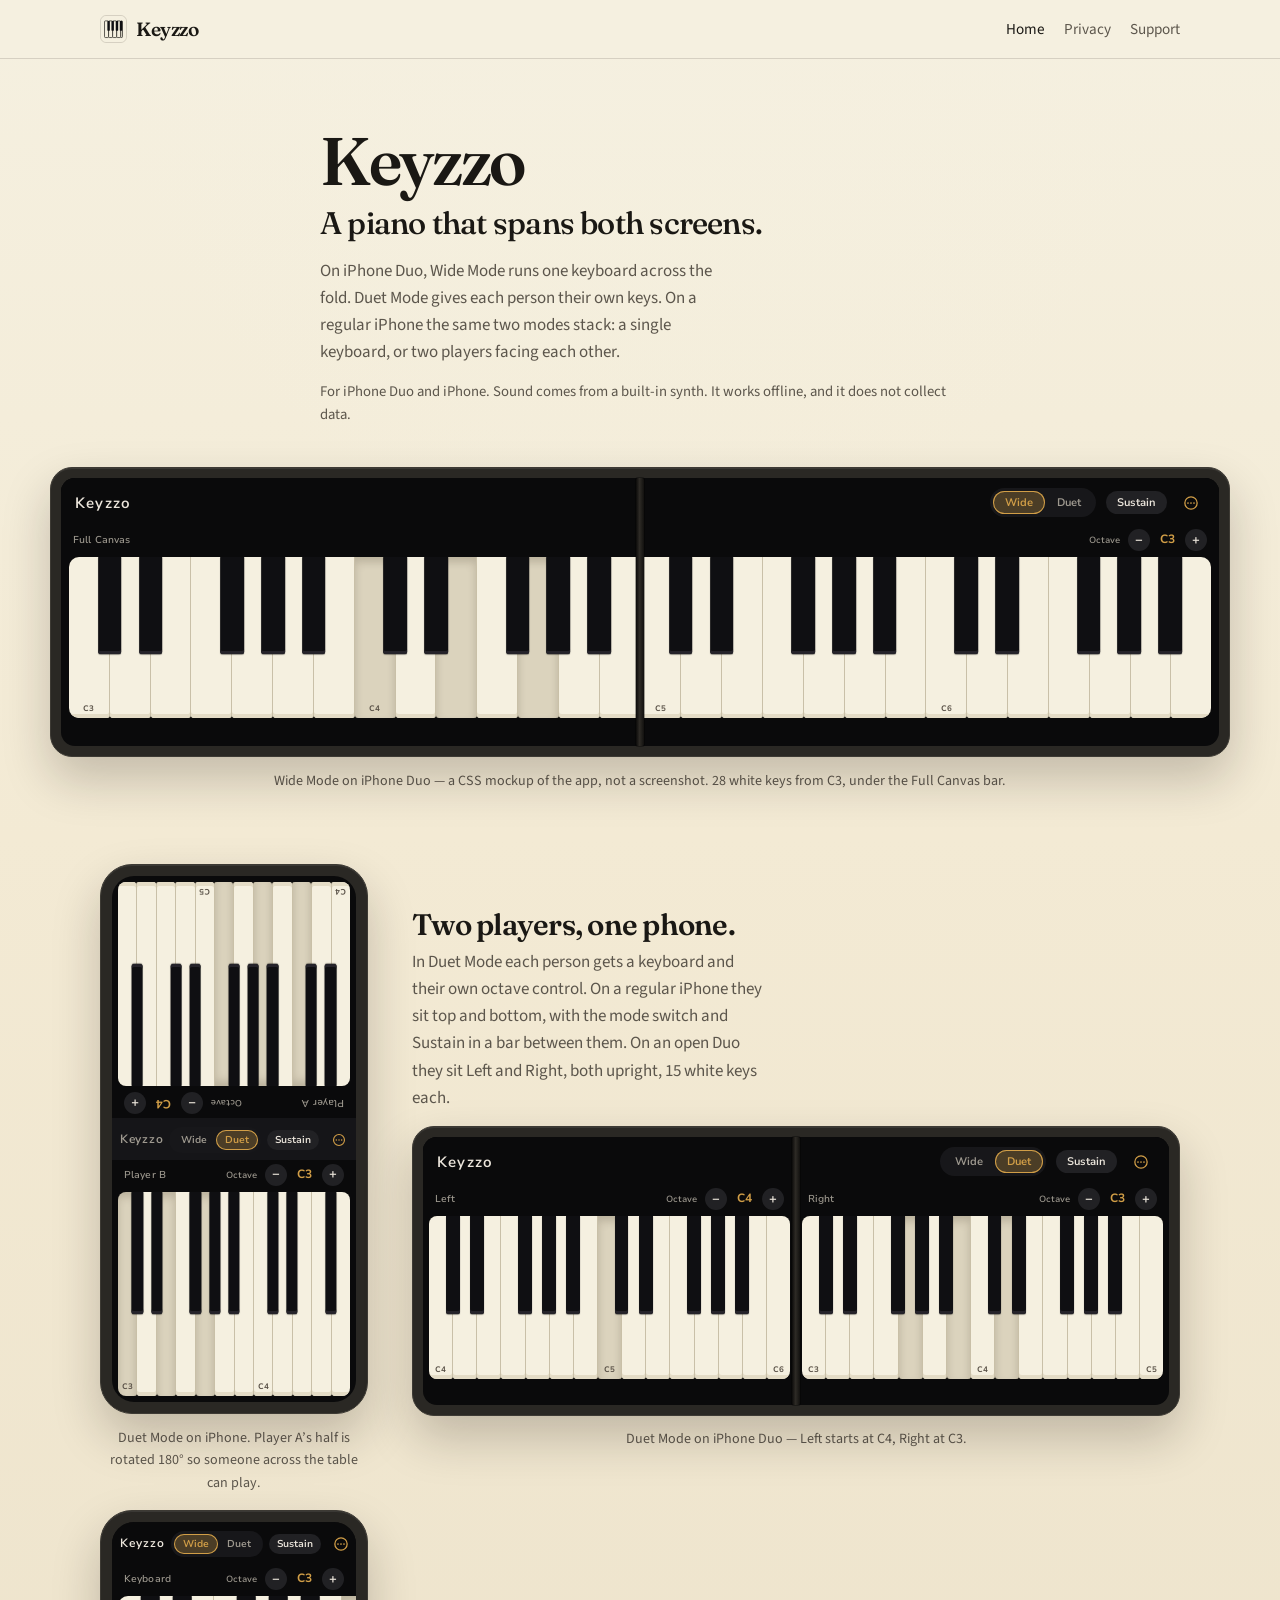
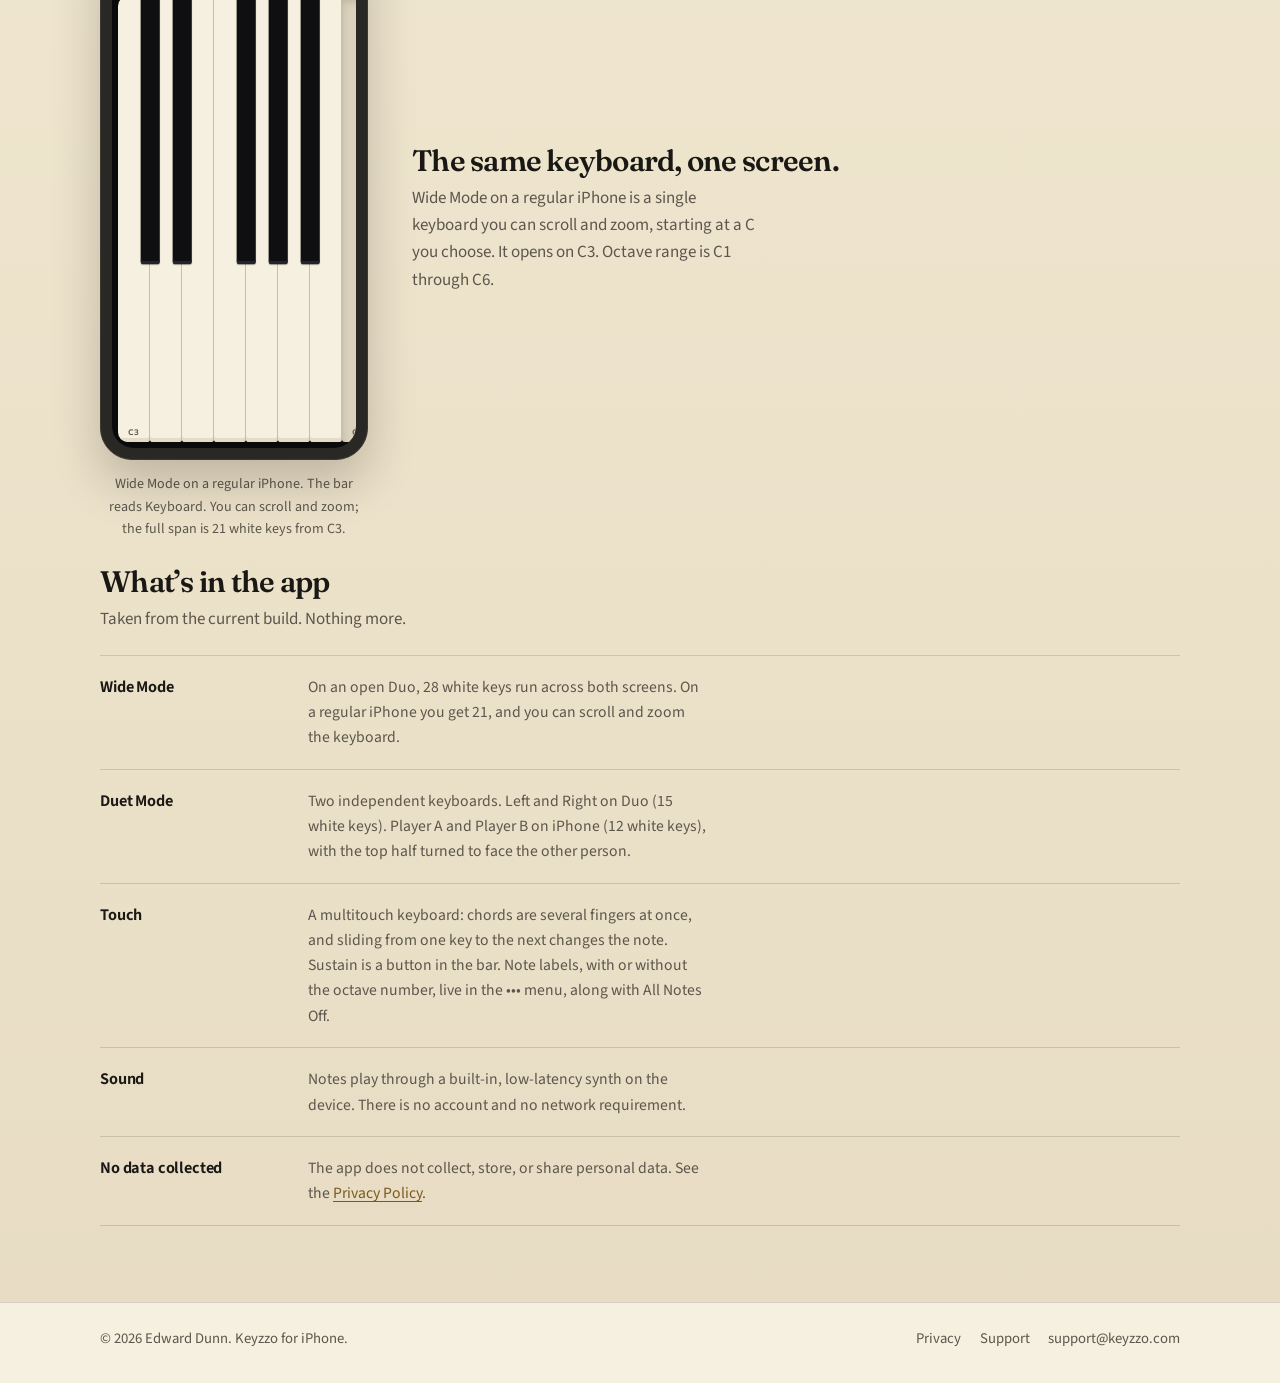
<file: index.html>
<!DOCTYPE html>
<html lang="en">
<head>
  <meta charset="utf-8">
  <meta name="viewport" content="width=device-width, initial-scale=1">
  <title>Keyzzo — a piano across both screens</title>
  <meta name="description" content="Keyzzo is a piano for iPhone Duo and iPhone. Wide Mode runs one keyboard across both screens. Duet Mode gives two players their own keys. A built-in synth, offline, with no data collected.">
  <link rel="canonical" href="https://erdtheturd.github.io/keyzzo/">
  <meta name="theme-color" content="#f3ead4">

  <meta property="og:type" content="website">
  <meta property="og:site_name" content="Keyzzo">
  <meta property="og:locale" content="en_US">
  <meta property="og:url" content="https://erdtheturd.github.io/keyzzo/">
  <meta property="og:title" content="Keyzzo — a piano across both screens">
  <meta property="og:description" content="Keyzzo is a piano for iPhone Duo and iPhone. Wide Mode runs one keyboard across both screens. Duet Mode gives two players their own keys. A built-in synth, offline, with no data collected.">
  <meta property="og:image" content="https://erdtheturd.github.io/keyzzo/assets/favicon.svg">
  <meta property="og:image:alt" content="Keyzzo mark">

  <meta name="twitter:card" content="summary">
  <meta name="twitter:title" content="Keyzzo — a piano across both screens">
  <meta name="twitter:description" content="Keyzzo is a piano for iPhone Duo and iPhone. Wide Mode runs one keyboard across both screens. Duet Mode gives two players their own keys. A built-in synth, offline, with no data collected.">
  <meta name="twitter:image" content="https://erdtheturd.github.io/keyzzo/assets/favicon.svg">

  <link rel="icon" href="assets/favicon.svg" type="image/svg+xml">
  <link rel="apple-touch-icon" href="assets/favicon.svg">
  <link rel="preconnect" href="https://fonts.googleapis.com">
  <link rel="preconnect" href="https://fonts.gstatic.com" crossorigin>
  <link href="https://fonts.googleapis.com/css2?family=Fraunces:opsz,SOFT,wght@9..144,30,500;9..144,40,600;9..144,50,700&family=Nunito+Sans:opsz,wght@6..12,500;6..12,600;6..12,700&family=Source+Sans+3:ital,wght@0,400;0,500;0,600;0,700;1,400&display=swap" rel="stylesheet">
  <link rel="stylesheet" href="assets/styles.css">
</head>
<body>
  <a class="skip" href="#main">Skip to content</a>

  <header class="site-header">
    <nav class="nav" aria-label="Primary">
      <a class="brand" href="./" aria-current="page">
        <img class="brand-mark" src="assets/favicon.svg" width="28" height="28" alt="">
        <span>Keyzzo</span>
      </a>
      <ul class="nav-links">
        <li><a href="./" aria-current="page">Home</a></li>
        <li><a href="privacy.html">Privacy</a></li>
        <li><a href="support.html">Support</a></li>
      </ul>
    </nav>
  </header>

  <main id="main">
    <section class="hero">
      <div class="wrap hero-copy">
        <p class="wordmark">Keyzzo</p>
        <h1>A piano that spans both screens.</h1>
        <p class="lede">On iPhone Duo, Wide Mode runs one keyboard across the fold. Duet Mode gives each person their own keys. On a regular iPhone the same two modes stack: a single keyboard, or two players facing each other.</p>
        <p class="device-note">For iPhone Duo and iPhone. Sound comes from a built-in synth. It works offline, and it does not collect data.</p>
      </div>
    </section>

    <section class="showcase" aria-label="Wide Mode on iPhone Duo">
      <div class="wrap-wide">
        <figure class="device">
          <div class="device-frame duo">
            <div class="screen-clip">
              
      <div class="app-screen">
        <div class="app-chrome">
          <span class="app-wordmark wordmark-lg">Keyzzo</span>
          <div class="mode-picker"><span class="mode-pill is-on">Wide</span><span class="mode-pill">Duet</span></div>
          <span class="sustain">Sustain</span>
          <span class="opts" aria-hidden="true">
            <svg viewBox="0 0 24 24" width="18" height="18"><circle cx="12" cy="12" r="8.2" fill="none" stroke="currentColor" stroke-width="1.7"/><circle cx="8" cy="12" r="1.15" fill="currentColor"/><circle cx="12" cy="12" r="1.15" fill="currentColor"/><circle cx="16" cy="12" r="1.15" fill="currentColor"/></svg>
          </span>
        </div>
        <div class="octave-bar">
          <span class="ob-title">Full Canvas</span>
          <span class="ob-spacer"></span>
          <span class="ob-label">Octave</span>
          <span class="ob-btn" aria-hidden="true">−</span>
          <span class="ob-oct">C3</span>
          <span class="ob-btn" aria-hidden="true">+</span>
        </div>
        <div class="kb-wrap kb-wrap-wide">
          <div class="kb" style="--whites:28">
        <div class="kb-whites">
          <div class="wkey" data-note="C3"><span class="klabel klabel-c">C3</span></div>
          <div class="wkey" data-note="D3"></div>
          <div class="wkey" data-note="E3"></div>
          <div class="wkey" data-note="F3"></div>
          <div class="wkey" data-note="G3"></div>
          <div class="wkey" data-note="A3"></div>
          <div class="wkey" data-note="B3"></div>
          <div class="wkey pressed" data-note="C4"><span class="klabel klabel-c">C4</span></div>
          <div class="wkey" data-note="D4"></div>
          <div class="wkey pressed" data-note="E4"></div>
          <div class="wkey" data-note="F4"></div>
          <div class="wkey pressed" data-note="G4"></div>
          <div class="wkey" data-note="A4"></div>
          <div class="wkey" data-note="B4"></div>
          <div class="wkey" data-note="C5"><span class="klabel klabel-c">C5</span></div>
          <div class="wkey" data-note="D5"></div>
          <div class="wkey" data-note="E5"></div>
          <div class="wkey" data-note="F5"></div>
          <div class="wkey" data-note="G5"></div>
          <div class="wkey" data-note="A5"></div>
          <div class="wkey" data-note="B5"></div>
          <div class="wkey" data-note="C6"><span class="klabel klabel-c">C6</span></div>
          <div class="wkey" data-note="D6"></div>
          <div class="wkey" data-note="E6"></div>
          <div class="wkey" data-note="F6"></div>
          <div class="wkey" data-note="G6"></div>
          <div class="wkey" data-note="A6"></div>
          <div class="wkey" data-note="B6"></div>
        </div>
        <div class="bkey" data-note="C#3" style="left:3.5714%"></div>
        <div class="bkey" data-note="D#3" style="left:7.1429%"></div>
        <div class="bkey" data-note="F#3" style="left:14.2857%"></div>
        <div class="bkey" data-note="G#3" style="left:17.8571%"></div>
        <div class="bkey" data-note="A#3" style="left:21.4286%"></div>
        <div class="bkey" data-note="C#4" style="left:28.5714%"></div>
        <div class="bkey" data-note="D#4" style="left:32.1429%"></div>
        <div class="bkey" data-note="F#4" style="left:39.2857%"></div>
        <div class="bkey" data-note="G#4" style="left:42.8571%"></div>
        <div class="bkey" data-note="A#4" style="left:46.4286%"></div>
        <div class="bkey" data-note="C#5" style="left:53.5714%"></div>
        <div class="bkey" data-note="D#5" style="left:57.1429%"></div>
        <div class="bkey" data-note="F#5" style="left:64.2857%"></div>
        <div class="bkey" data-note="G#5" style="left:67.8571%"></div>
        <div class="bkey" data-note="A#5" style="left:71.4286%"></div>
        <div class="bkey" data-note="C#6" style="left:78.5714%"></div>
        <div class="bkey" data-note="D#6" style="left:82.1429%"></div>
        <div class="bkey" data-note="F#6" style="left:89.2857%"></div>
        <div class="bkey" data-note="G#6" style="left:92.8571%"></div>
        <div class="bkey" data-note="A#6" style="left:96.4286%"></div>
      </div>
        </div>
      </div>
            </div>
            <div class="hinge" aria-hidden="true"></div>
          </div>
          <figcaption class="caption">Wide Mode on iPhone Duo — a CSS mockup of the app, not a screenshot. 28 white keys from C3, under the Full Canvas bar.</figcaption>
        </figure>
      </div>
    </section>

    <section class="pair">
      <div class="wrap pair-grid">
        <figure class="device">
          <div class="device-frame phone">
            <div class="screen-clip">
              
      <div class="app-screen app-duet">
        <div class="duet-half is-rotated">
          <div class="octave-bar">
          <span class="ob-title">Player A</span>
          <span class="ob-spacer"></span>
          <span class="ob-label">Octave</span>
          <span class="ob-btn" aria-hidden="true">−</span>
          <span class="ob-oct">C4</span>
          <span class="ob-btn" aria-hidden="true">+</span>
        </div>
          <div class="kb-wrap">
            <div class="kb" style="--whites:12">
        <div class="kb-whites">
          <div class="wkey" data-note="C4"><span class="klabel klabel-c">C4</span></div>
          <div class="wkey" data-note="D4"></div>
          <div class="wkey pressed" data-note="E4"></div>
          <div class="wkey" data-note="F4"></div>
          <div class="wkey pressed" data-note="G4"></div>
          <div class="wkey" data-note="A4"></div>
          <div class="wkey pressed" data-note="B4"></div>
          <div class="wkey" data-note="C5"><span class="klabel klabel-c">C5</span></div>
          <div class="wkey" data-note="D5"></div>
          <div class="wkey" data-note="E5"></div>
          <div class="wkey" data-note="F5"></div>
          <div class="wkey" data-note="G5"></div>
        </div>
        <div class="bkey" data-note="C#4" style="left:8.3333%"></div>
        <div class="bkey" data-note="D#4" style="left:16.6667%"></div>
        <div class="bkey" data-note="F#4" style="left:33.3333%"></div>
        <div class="bkey" data-note="G#4" style="left:41.6667%"></div>
        <div class="bkey" data-note="A#4" style="left:50.0000%"></div>
        <div class="bkey" data-note="C#5" style="left:66.6667%"></div>
        <div class="bkey" data-note="D#5" style="left:75.0000%"></div>
        <div class="bkey" data-note="F#5" style="left:91.6667%"></div>
      </div>
          </div>
        </div>
        <div class="app-chrome app-chrome-bridge">
          <span class="app-wordmark wordmark-sm muted">Keyzzo</span>
          <div class="mode-picker"><span class="mode-pill">Wide</span><span class="mode-pill is-on">Duet</span></div>
          <span class="sustain">Sustain</span>
          <span class="opts" aria-hidden="true">
            <svg viewBox="0 0 24 24" width="16" height="16"><circle cx="12" cy="12" r="8.2" fill="none" stroke="currentColor" stroke-width="1.7"/><circle cx="8" cy="12" r="1.15" fill="currentColor"/><circle cx="12" cy="12" r="1.15" fill="currentColor"/><circle cx="16" cy="12" r="1.15" fill="currentColor"/></svg>
          </span>
        </div>
        <div class="duet-half">
          <div class="octave-bar">
          <span class="ob-title">Player B</span>
          <span class="ob-spacer"></span>
          <span class="ob-label">Octave</span>
          <span class="ob-btn" aria-hidden="true">−</span>
          <span class="ob-oct">C3</span>
          <span class="ob-btn" aria-hidden="true">+</span>
        </div>
          <div class="kb-wrap">
            <div class="kb" style="--whites:12">
        <div class="kb-whites">
          <div class="wkey pressed" data-note="C3"><span class="klabel klabel-c">C3</span></div>
          <div class="wkey" data-note="D3"></div>
          <div class="wkey pressed" data-note="E3"></div>
          <div class="wkey" data-note="F3"></div>
          <div class="wkey pressed" data-note="G3"></div>
          <div class="wkey" data-note="A3"></div>
          <div class="wkey" data-note="B3"></div>
          <div class="wkey" data-note="C4"><span class="klabel klabel-c">C4</span></div>
          <div class="wkey" data-note="D4"></div>
          <div class="wkey" data-note="E4"></div>
          <div class="wkey" data-note="F4"></div>
          <div class="wkey" data-note="G4"></div>
        </div>
        <div class="bkey" data-note="C#3" style="left:8.3333%"></div>
        <div class="bkey" data-note="D#3" style="left:16.6667%"></div>
        <div class="bkey" data-note="F#3" style="left:33.3333%"></div>
        <div class="bkey" data-note="G#3" style="left:41.6667%"></div>
        <div class="bkey" data-note="A#3" style="left:50.0000%"></div>
        <div class="bkey" data-note="C#4" style="left:66.6667%"></div>
        <div class="bkey" data-note="D#4" style="left:75.0000%"></div>
        <div class="bkey" data-note="F#4" style="left:91.6667%"></div>
      </div>
          </div>
        </div>
      </div>
            </div>
          </div>
          <figcaption class="caption">Duet Mode on iPhone. Player A’s half is rotated 180° so someone across the table can play.</figcaption>
        </figure>

        <div class="pair-copy">
          <h2>Two players, one phone.</h2>
          <p>In Duet Mode each person gets a keyboard and their own octave control. On a regular iPhone they sit top and bottom, with the mode switch and Sustain in a bar between them. On an open Duo they sit Left and Right, both upright, 15 white keys each.</p>
          <figure class="device">
            <div class="device-frame duo">
              <div class="screen-clip">
                
      <div class="app-screen">
        <div class="app-chrome">
          <span class="app-wordmark wordmark-lg">Keyzzo</span>
          <div class="mode-picker"><span class="mode-pill">Wide</span><span class="mode-pill is-on">Duet</span></div>
          <span class="sustain">Sustain</span>
          <span class="opts" aria-hidden="true">
            <svg viewBox="0 0 24 24" width="18" height="18"><circle cx="12" cy="12" r="8.2" fill="none" stroke="currentColor" stroke-width="1.7"/><circle cx="8" cy="12" r="1.15" fill="currentColor"/><circle cx="12" cy="12" r="1.15" fill="currentColor"/><circle cx="16" cy="12" r="1.15" fill="currentColor"/></svg>
          </span>
        </div>
        <div class="duet-sidebyside">
          <div class="duet-half">
            <div class="octave-bar">
          <span class="ob-title">Left</span>
          <span class="ob-spacer"></span>
          <span class="ob-label">Octave</span>
          <span class="ob-btn" aria-hidden="true">−</span>
          <span class="ob-oct">C4</span>
          <span class="ob-btn" aria-hidden="true">+</span>
        </div>
            <div class="kb-wrap">
              <div class="kb" style="--whites:15">
        <div class="kb-whites">
          <div class="wkey" data-note="C4"><span class="klabel klabel-c">C4</span></div>
          <div class="wkey" data-note="D4"></div>
          <div class="wkey" data-note="E4"></div>
          <div class="wkey" data-note="F4"></div>
          <div class="wkey" data-note="G4"></div>
          <div class="wkey" data-note="A4"></div>
          <div class="wkey" data-note="B4"></div>
          <div class="wkey pressed" data-note="C5"><span class="klabel klabel-c">C5</span></div>
          <div class="wkey" data-note="D5"></div>
          <div class="wkey" data-note="E5"></div>
          <div class="wkey" data-note="F5"></div>
          <div class="wkey" data-note="G5"></div>
          <div class="wkey" data-note="A5"></div>
          <div class="wkey" data-note="B5"></div>
          <div class="wkey" data-note="C6"><span class="klabel klabel-c">C6</span></div>
        </div>
        <div class="bkey" data-note="C#4" style="left:6.6667%"></div>
        <div class="bkey" data-note="D#4" style="left:13.3333%"></div>
        <div class="bkey" data-note="F#4" style="left:26.6667%"></div>
        <div class="bkey" data-note="G#4" style="left:33.3333%"></div>
        <div class="bkey" data-note="A#4" style="left:40.0000%"></div>
        <div class="bkey" data-note="C#5" style="left:53.3333%"></div>
        <div class="bkey" data-note="D#5" style="left:60.0000%"></div>
        <div class="bkey" data-note="F#5" style="left:73.3333%"></div>
        <div class="bkey" data-note="G#5" style="left:80.0000%"></div>
        <div class="bkey" data-note="A#5" style="left:86.6667%"></div>
      </div>
            </div>
          </div>
          <div class="duet-half">
            <div class="octave-bar">
          <span class="ob-title">Right</span>
          <span class="ob-spacer"></span>
          <span class="ob-label">Octave</span>
          <span class="ob-btn" aria-hidden="true">−</span>
          <span class="ob-oct">C3</span>
          <span class="ob-btn" aria-hidden="true">+</span>
        </div>
            <div class="kb-wrap">
              <div class="kb" style="--whites:15">
        <div class="kb-whites">
          <div class="wkey" data-note="C3"><span class="klabel klabel-c">C3</span></div>
          <div class="wkey" data-note="D3"></div>
          <div class="wkey" data-note="E3"></div>
          <div class="wkey" data-note="F3"></div>
          <div class="wkey pressed" data-note="G3"></div>
          <div class="wkey" data-note="A3"></div>
          <div class="wkey pressed" data-note="B3"></div>
          <div class="wkey" data-note="C4"><span class="klabel klabel-c">C4</span></div>
          <div class="wkey pressed" data-note="D4"></div>
          <div class="wkey" data-note="E4"></div>
          <div class="wkey" data-note="F4"></div>
          <div class="wkey" data-note="G4"></div>
          <div class="wkey" data-note="A4"></div>
          <div class="wkey" data-note="B4"></div>
          <div class="wkey" data-note="C5"><span class="klabel klabel-c">C5</span></div>
        </div>
        <div class="bkey" data-note="C#3" style="left:6.6667%"></div>
        <div class="bkey" data-note="D#3" style="left:13.3333%"></div>
        <div class="bkey" data-note="F#3" style="left:26.6667%"></div>
        <div class="bkey" data-note="G#3" style="left:33.3333%"></div>
        <div class="bkey" data-note="A#3" style="left:40.0000%"></div>
        <div class="bkey" data-note="C#4" style="left:53.3333%"></div>
        <div class="bkey" data-note="D#4" style="left:60.0000%"></div>
        <div class="bkey" data-note="F#4" style="left:73.3333%"></div>
        <div class="bkey" data-note="G#4" style="left:80.0000%"></div>
        <div class="bkey" data-note="A#4" style="left:86.6667%"></div>
      </div>
            </div>
          </div>
        </div>
      </div>
              </div>
              <div class="hinge" aria-hidden="true"></div>
            </div>
            <figcaption class="caption">Duet Mode on iPhone Duo — Left starts at C4, Right at C3.</figcaption>
          </figure>
        </div>
      </div>
    </section>

    <section class="pair" style="padding-top:0">
      <div class="wrap pair-grid">
        <figure class="device">
          <div class="device-frame phone">
            <div class="screen-clip">
              
      <div class="app-screen">
        <div class="app-chrome">
          <span class="app-wordmark wordmark-sm">Keyzzo</span>
          <div class="mode-picker"><span class="mode-pill is-on">Wide</span><span class="mode-pill">Duet</span></div>
          <span class="sustain">Sustain</span>
          <span class="opts" aria-hidden="true">
            <svg viewBox="0 0 24 24" width="18" height="18"><circle cx="12" cy="12" r="8.2" fill="none" stroke="currentColor" stroke-width="1.7"/><circle cx="8" cy="12" r="1.15" fill="currentColor"/><circle cx="12" cy="12" r="1.15" fill="currentColor"/><circle cx="16" cy="12" r="1.15" fill="currentColor"/></svg>
          </span>
        </div>
        <div class="octave-bar">
          <span class="ob-title">Keyboard</span>
          <span class="ob-spacer"></span>
          <span class="ob-label">Octave</span>
          <span class="ob-btn" aria-hidden="true">−</span>
          <span class="ob-oct">C3</span>
          <span class="ob-btn" aria-hidden="true">+</span>
        </div>
        <div class="kb-wrap kb-scroll">
          <div class="kb" style="--whites:21">
        <div class="kb-whites">
          <div class="wkey" data-note="C3"><span class="klabel klabel-c">C3</span></div>
          <div class="wkey" data-note="D3"></div>
          <div class="wkey" data-note="E3"></div>
          <div class="wkey" data-note="F3"></div>
          <div class="wkey" data-note="G3"></div>
          <div class="wkey" data-note="A3"></div>
          <div class="wkey" data-note="B3"></div>
          <div class="wkey pressed" data-note="C4"><span class="klabel klabel-c">C4</span></div>
          <div class="wkey" data-note="D4"></div>
          <div class="wkey pressed" data-note="E4"></div>
          <div class="wkey" data-note="F4"></div>
          <div class="wkey pressed" data-note="G4"></div>
          <div class="wkey" data-note="A4"></div>
          <div class="wkey" data-note="B4"></div>
          <div class="wkey" data-note="C5"><span class="klabel klabel-c">C5</span></div>
          <div class="wkey" data-note="D5"></div>
          <div class="wkey" data-note="E5"></div>
          <div class="wkey" data-note="F5"></div>
          <div class="wkey" data-note="G5"></div>
          <div class="wkey" data-note="A5"></div>
          <div class="wkey" data-note="B5"></div>
        </div>
        <div class="bkey" data-note="C#3" style="left:4.7619%"></div>
        <div class="bkey" data-note="D#3" style="left:9.5238%"></div>
        <div class="bkey" data-note="F#3" style="left:19.0476%"></div>
        <div class="bkey" data-note="G#3" style="left:23.8095%"></div>
        <div class="bkey" data-note="A#3" style="left:28.5714%"></div>
        <div class="bkey" data-note="C#4" style="left:38.0952%"></div>
        <div class="bkey" data-note="D#4" style="left:42.8571%"></div>
        <div class="bkey" data-note="F#4" style="left:52.3810%"></div>
        <div class="bkey" data-note="G#4" style="left:57.1429%"></div>
        <div class="bkey" data-note="A#4" style="left:61.9048%"></div>
        <div class="bkey" data-note="C#5" style="left:71.4286%"></div>
        <div class="bkey" data-note="D#5" style="left:76.1905%"></div>
        <div class="bkey" data-note="F#5" style="left:85.7143%"></div>
        <div class="bkey" data-note="G#5" style="left:90.4762%"></div>
        <div class="bkey" data-note="A#5" style="left:95.2381%"></div>
      </div>
        </div>
      </div>
            </div>
          </div>
          <figcaption class="caption">Wide Mode on a regular iPhone. The bar reads Keyboard. You can scroll and zoom; the full span is 21 white keys from C3.</figcaption>
        </figure>
        <div class="pair-copy">
          <h2>The same keyboard, one screen.</h2>
          <p>Wide Mode on a regular iPhone is a single keyboard you can scroll and zoom, starting at a C you choose. It opens on C3. Octave range is C1 through C6.</p>
        </div>
      </div>
    </section>

    <section class="features">
      <div class="wrap">
        <div class="features-head">
          <h2>What’s in the app</h2>
          <p>Taken from the current build. Nothing more.</p>
        </div>
        <ul class="feature-list">
          <li>
            <h3>Wide Mode</h3>
            <p>On an open Duo, 28 white keys run across both screens. On a regular iPhone you get 21, and you can scroll and zoom the keyboard.</p>
          </li>
          <li>
            <h3>Duet Mode</h3>
            <p>Two independent keyboards. Left and Right on Duo (15 white keys). Player A and Player B on iPhone (12 white keys), with the top half turned to face the other person.</p>
          </li>
          <li>
            <h3>Touch</h3>
            <p>A multitouch keyboard: chords are several fingers at once, and sliding from one key to the next changes the note. Sustain is a button in the bar. Note labels, with or without the octave number, live in the ••• menu, along with All Notes Off.</p>
          </li>
          <li>
            <h3>Sound</h3>
            <p>Notes play through a built-in, low-latency synth on the device. There is no account and no network requirement.</p>
          </li>
          <li>
            <h3>No data collected</h3>
            <p>The app does not collect, store, or share personal data. See the <a href="privacy.html">Privacy Policy</a>.</p>
          </li>
        </ul>
      </div>
    </section>
  </main>

  <footer class="site-footer">
    <div class="wrap footer-inner">
      <p>&copy; 2026 Edward Dunn. Keyzzo for iPhone.</p>
      <div class="footer-links">
        <a href="privacy.html">Privacy</a>
        <a href="support.html">Support</a>
        <a href="mailto:support@keyzzo.com">support@keyzzo.com</a>
      </div>
    </div>
  </footer>
</body>
</html>
</file>
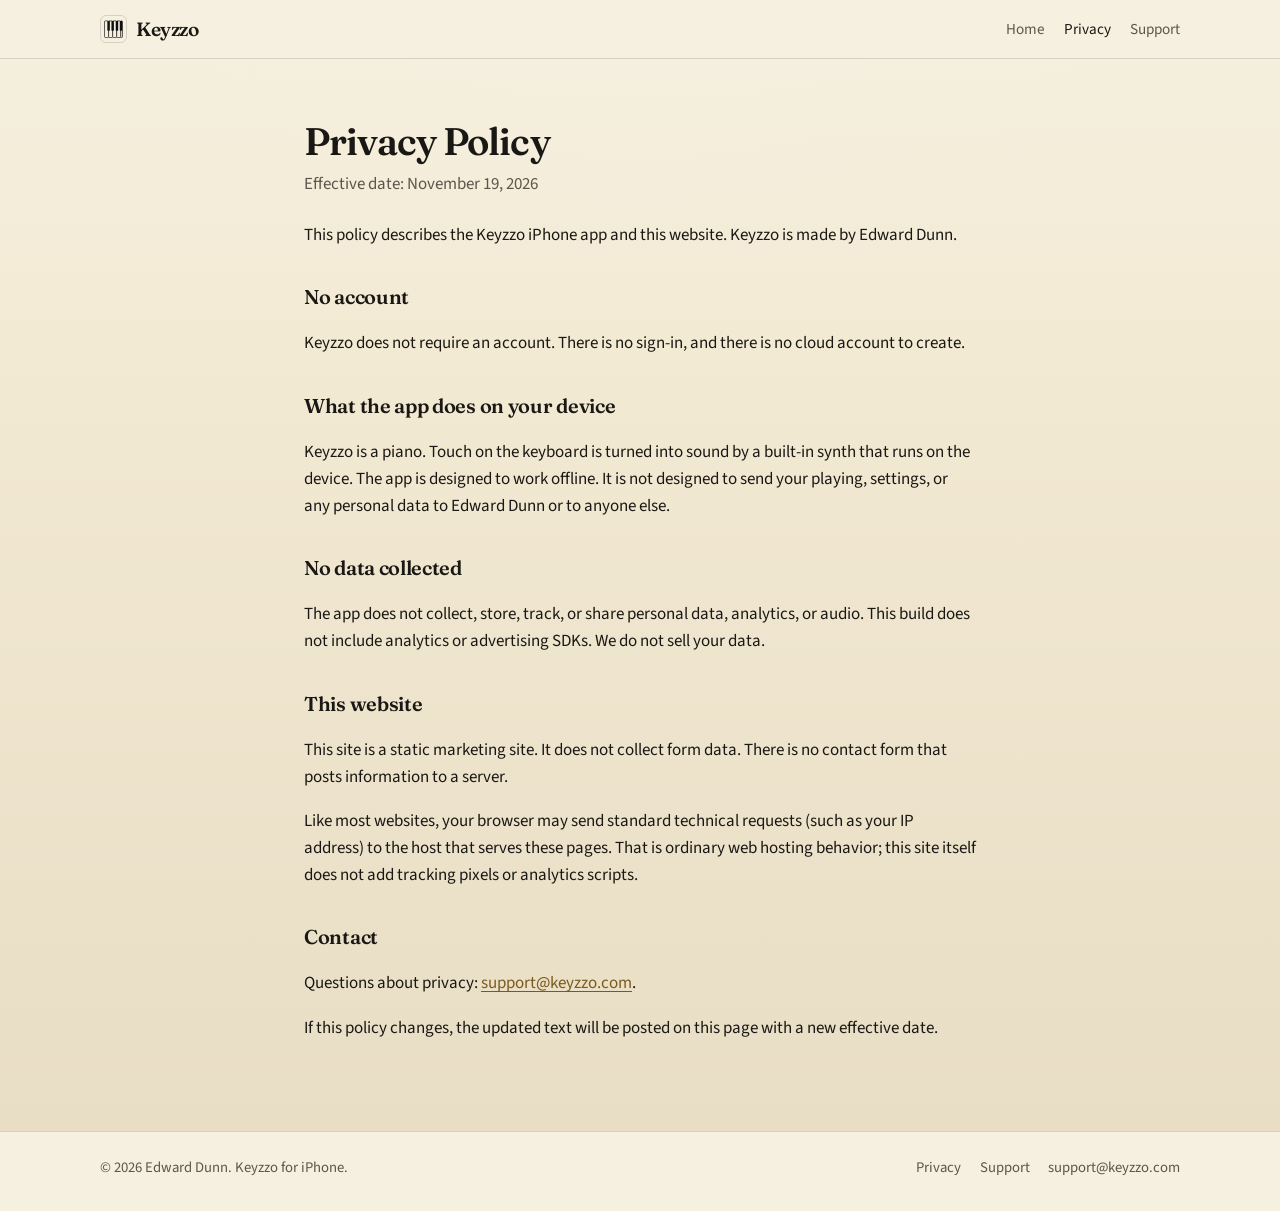
<file: privacy.html>
<!DOCTYPE html>
<html lang="en">
<head>
  <meta charset="utf-8">
  <meta name="viewport" content="width=device-width, initial-scale=1">
  <title>Privacy Policy — Keyzzo</title>
  <meta name="description" content="Keyzzo privacy policy: the app runs on your device, collects no data, and does not require an account.">
  <link rel="canonical" href="https://erdtheturd.github.io/keyzzo/privacy.html">
  <meta name="theme-color" content="#f3ead4">

  <meta property="og:type" content="website">
  <meta property="og:site_name" content="Keyzzo">
  <meta property="og:locale" content="en_US">
  <meta property="og:url" content="https://erdtheturd.github.io/keyzzo/privacy.html">
  <meta property="og:title" content="Privacy Policy — Keyzzo">
  <meta property="og:description" content="Keyzzo privacy policy: the app runs on your device, collects no data, and does not require an account.">
  <meta property="og:image" content="https://erdtheturd.github.io/keyzzo/assets/favicon.svg">
  <meta property="og:image:alt" content="Keyzzo mark">

  <meta name="twitter:card" content="summary">
  <meta name="twitter:title" content="Privacy Policy — Keyzzo">
  <meta name="twitter:description" content="Keyzzo privacy policy: the app runs on your device, collects no data, and does not require an account.">
  <meta name="twitter:image" content="https://erdtheturd.github.io/keyzzo/assets/favicon.svg">

  <link rel="icon" href="assets/favicon.svg" type="image/svg+xml">
  <link rel="apple-touch-icon" href="assets/favicon.svg">
  <link rel="preconnect" href="https://fonts.googleapis.com">
  <link rel="preconnect" href="https://fonts.gstatic.com" crossorigin>
  <link href="https://fonts.googleapis.com/css2?family=Fraunces:opsz,SOFT,wght@9..144,30,500;9..144,40,600;9..144,50,700&family=Nunito+Sans:opsz,wght@6..12,500;6..12,600;6..12,700&family=Source+Sans+3:ital,wght@0,400;0,500;0,600;0,700;1,400&display=swap" rel="stylesheet">
  <link rel="stylesheet" href="assets/styles.css">
</head>
<body>
  <a class="skip" href="#main">Skip to content</a>

  <header class="site-header">
    <nav class="nav" aria-label="Primary">
      <a class="brand" href="./">
        <img class="brand-mark" src="assets/favicon.svg" width="28" height="28" alt="">
        <span>Keyzzo</span>
      </a>
      <ul class="nav-links">
        <li><a href="./">Home</a></li>
        <li><a href="privacy.html" aria-current="page">Privacy</a></li>
        <li><a href="support.html">Support</a></li>
      </ul>
    </nav>
  </header>

  <main id="main" class="page">
    <div class="page-narrow">
      <h1>Privacy Policy</h1>
      <p class="lede">Effective date: November 19, 2026</p>

      <p>This policy describes the Keyzzo iPhone app and this website. Keyzzo is made by Edward Dunn.</p>

      <h2>No account</h2>
      <p>Keyzzo does not require an account. There is no sign-in, and there is no cloud account to create.</p>

      <h2>What the app does on your device</h2>
      <p>Keyzzo is a piano. Touch on the keyboard is turned into sound by a built-in synth that runs on the device. The app is designed to work offline. It is not designed to send your playing, settings, or any personal data to Edward Dunn or to anyone else.</p>

      <h2>No data collected</h2>
      <p>The app does not collect, store, track, or share personal data, analytics, or audio. This build does not include analytics or advertising SDKs. We do not sell your data.</p>

      <h2>This website</h2>
      <p>This site is a static marketing site. It does not collect form data. There is no contact form that posts information to a server.</p>
      <p>Like most websites, your browser may send standard technical requests (such as your IP address) to the host that serves these pages. That is ordinary web hosting behavior; this site itself does not add tracking pixels or analytics scripts.</p>

      <h2>Contact</h2>
      <p>Questions about privacy: <a href="mailto:support@keyzzo.com">support@keyzzo.com</a>.</p>
      <p>If this policy changes, the updated text will be posted on this page with a new effective date.</p>
    </div>
  </main>

  <footer class="site-footer">
    <div class="wrap footer-inner">
      <p>&copy; 2026 Edward Dunn. Keyzzo for iPhone.</p>
      <div class="footer-links">
        <a href="privacy.html">Privacy</a>
        <a href="support.html">Support</a>
        <a href="mailto:support@keyzzo.com">support@keyzzo.com</a>
      </div>
    </div>
  </footer>
</body>
</html>
</file>
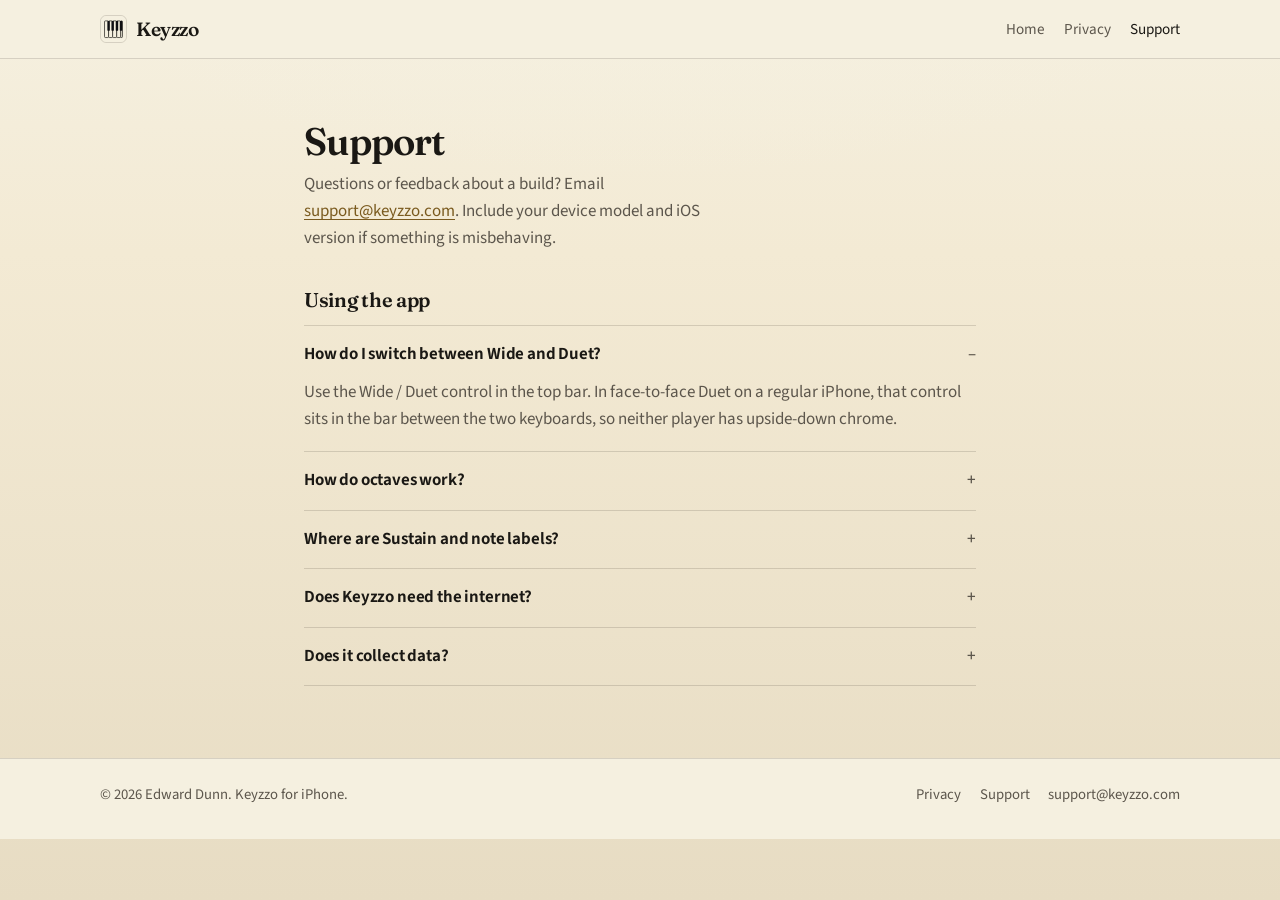
<file: support.html>
<!DOCTYPE html>
<html lang="en">
<head>
  <meta charset="utf-8">
  <meta name="viewport" content="width=device-width, initial-scale=1">
  <title>Support — Keyzzo</title>
  <meta name="description" content="Get help with Keyzzo. Email support@keyzzo.com.">
  <link rel="canonical" href="https://erdtheturd.github.io/keyzzo/support.html">
  <meta name="theme-color" content="#f3ead4">

  <meta property="og:type" content="website">
  <meta property="og:site_name" content="Keyzzo">
  <meta property="og:locale" content="en_US">
  <meta property="og:url" content="https://erdtheturd.github.io/keyzzo/support.html">
  <meta property="og:title" content="Support — Keyzzo">
  <meta property="og:description" content="Get help with Keyzzo. Email support@keyzzo.com.">
  <meta property="og:image" content="https://erdtheturd.github.io/keyzzo/assets/favicon.svg">
  <meta property="og:image:alt" content="Keyzzo mark">

  <meta name="twitter:card" content="summary">
  <meta name="twitter:title" content="Support — Keyzzo">
  <meta name="twitter:description" content="Get help with Keyzzo. Email support@keyzzo.com.">
  <meta name="twitter:image" content="https://erdtheturd.github.io/keyzzo/assets/favicon.svg">

  <link rel="icon" href="assets/favicon.svg" type="image/svg+xml">
  <link rel="apple-touch-icon" href="assets/favicon.svg">
  <link rel="preconnect" href="https://fonts.googleapis.com">
  <link rel="preconnect" href="https://fonts.gstatic.com" crossorigin>
  <link href="https://fonts.googleapis.com/css2?family=Fraunces:opsz,SOFT,wght@9..144,30,500;9..144,40,600;9..144,50,700&family=Nunito+Sans:opsz,wght@6..12,500;6..12,600;6..12,700&family=Source+Sans+3:ital,wght@0,400;0,500;0,600;0,700;1,400&display=swap" rel="stylesheet">
  <link rel="stylesheet" href="assets/styles.css">
</head>
<body>
  <a class="skip" href="#main">Skip to content</a>

  <header class="site-header">
    <nav class="nav" aria-label="Primary">
      <a class="brand" href="./">
        <img class="brand-mark" src="assets/favicon.svg" width="28" height="28" alt="">
        <span>Keyzzo</span>
      </a>
      <ul class="nav-links">
        <li><a href="./">Home</a></li>
        <li><a href="privacy.html">Privacy</a></li>
        <li><a href="support.html" aria-current="page">Support</a></li>
      </ul>
    </nav>
  </header>

  <main id="main" class="page">
    <div class="page-narrow">
      <h1>Support</h1>
      <p class="lede">Questions or feedback about a build? Email <a href="mailto:support@keyzzo.com">support@keyzzo.com</a>. Include your device model and iOS version if something is misbehaving.</p>

      <h2>Using the app</h2>
      <div class="faq">
        <details open>
          <summary>How do I switch between Wide and Duet?</summary>
          <p>Use the Wide / Duet control in the top bar. In face-to-face Duet on a regular iPhone, that control sits in the bar between the two keyboards, so neither player has upside-down chrome.</p>
        </details>
        <details>
          <summary>How do octaves work?</summary>
          <p>Each keyboard has an Octave control, from C1 to C6. Wide Mode opens on C3. In Duet Mode the top or Left keyboard opens on C4, and the bottom or Right keyboard opens on C3. The two sides are independent.</p>
        </details>
        <details>
          <summary>Where are Sustain and note labels?</summary>
          <p>Sustain is a button in the same bar as the mode switch. Note Labels and Show Octave are in the ••• menu. All Notes Off is there too, if a note gets stuck.</p>
        </details>
        <details>
          <summary>Does Keyzzo need the internet?</summary>
          <p>No. The synth runs on the device, and the app is designed to work offline.</p>
        </details>
        <details>
          <summary>Does it collect data?</summary>
          <p>No. See the <a href="privacy.html">Privacy Policy</a>.</p>
        </details>
      </div>
    </div>
  </main>

  <footer class="site-footer">
    <div class="wrap footer-inner">
      <p>&copy; 2026 Edward Dunn. Keyzzo for iPhone.</p>
      <div class="footer-links">
        <a href="privacy.html">Privacy</a>
        <a href="support.html">Support</a>
        <a href="mailto:support@keyzzo.com">support@keyzzo.com</a>
      </div>
    </div>
  </footer>
</body>
</html>
</file>
<file: assets/styles.css>
/* Keyzzo marketing site — ivory paper, ebony ink, the app's amber. */

:root {
  --ivory: #f5f0e0;
  --ivory-pressed: #dbd3bd;
  --paper: #f3ead4;
  --paper-deep: #e7dcc3;
  --ink: #1a1814;
  --muted: #5c564c;
  --line: rgba(26, 18, 12, 0.14);
  --amber: #d19e47;
  --amber-ink: #7a5a1e;
  --amber-soft: rgba(209, 158, 71, 0.28);
  --ebony: #0f0f12;
  --app-bg: #0a0a0b;
  --app-surface: #17171a;
  --app-elevated: #212124;
  --app-text: #ebe5db;
  --app-muted: #9e998f;
  --app-label: #595147;
  --app-black-label: #c7b894;
  --frame: #2a2824;
  --frame-edge: #3d3a34;
  --hinge: #1a1916;
  --max: 1080px;
  --pad: clamp(1.15rem, 4vw, 2.4rem);
  --display: "Fraunces", "Iowan Old Style", "Palatino Linotype", Palatino, Georgia, serif;
  --sans: "Source Sans 3", "Source Sans Pro", "Segoe UI", "Helvetica Neue", Helvetica, sans-serif;
  --ui: "Nunito Sans", "Avenir Next", "Segoe UI", sans-serif;
  --theme-color: #f3ead4;
}

*,
*::before,
*::after {
  box-sizing: border-box;
}

html {
  scroll-behavior: smooth;
}

@media (prefers-reduced-motion: reduce) {
  html { scroll-behavior: auto; }
  *,
  *::before,
  *::after {
    animation: none !important;
    transition: none !important;
  }
}

body {
  margin: 0;
  color: var(--ink);
  background-color: var(--paper);
  background-image:
    radial-gradient(ellipse 80% 50% at 50% -10%, rgba(245, 240, 224, 0.9), transparent 60%),
    linear-gradient(180deg, var(--ivory) 0%, var(--paper) 28%, var(--paper-deep) 100%);
  font: 17px/1.6 var(--sans);
  -webkit-font-smoothing: antialiased;
  text-rendering: optimizeLegibility;
  min-height: 100vh;
}

img,
svg {
  max-width: 100%;
  height: auto;
  vertical-align: middle;
}

a {
  color: var(--amber-ink);
  text-underline-offset: 0.16em;
}

a:hover { color: #5c4010; }

a:focus-visible {
  outline: 2px solid var(--amber-ink);
  outline-offset: 3px;
  border-radius: 3px;
}

.skip {
  position: absolute;
  left: -9999px;
  top: 0;
}

.skip:focus {
  left: var(--pad);
  top: 0.75rem;
  z-index: 100;
  background: var(--ink);
  color: var(--ivory);
  padding: 0.5rem 0.75rem;
  text-decoration: none;
}

.wrap {
  width: min(100% - 2 * var(--pad), var(--max));
  margin-inline: auto;
}

.wrap-wide {
  width: min(100% - 2 * var(--pad), 1180px);
  margin-inline: auto;
}

/* Header */

.site-header {
  position: sticky;
  top: 0;
  z-index: 20;
  background: var(--ivory);
  border-bottom: 1px solid var(--line);
}

.nav {
  display: flex;
  align-items: center;
  justify-content: space-between;
  gap: 1rem;
  padding: 0.85rem 0;
  width: min(100% - 2 * var(--pad), var(--max));
  margin-inline: auto;
}

.brand {
  display: inline-flex;
  align-items: center;
  gap: 0.55rem;
  color: var(--ink);
  text-decoration: none;
  font-family: var(--display);
  font-weight: 600;
  font-size: 1.2rem;
  font-optical-sizing: auto;
  letter-spacing: -0.02em;
}

.brand:hover { color: var(--ink); }

.brand-mark {
  flex: none;
  width: 1.7rem;
  height: 1.7rem;
  border-radius: 0.38rem;
  border: 1px solid var(--line);
}

.nav-links {
  display: flex;
  gap: 1.2rem;
  list-style: none;
  margin: 0;
  padding: 0;
  font-size: 0.95rem;
}

.nav-links a {
  color: var(--muted);
  text-decoration: none;
}

.nav-links a:hover,
.nav-links a[aria-current="page"] {
  color: var(--ink);
}

/* Hero */

.hero {
  padding: clamp(2.6rem, 7vw, 4.4rem) 0 1.25rem;
}

.hero-copy {
  max-width: 40rem;
}

.wordmark {
  margin: 0 0 0.7rem;
  font-family: var(--display);
  font-size: clamp(2.8rem, 8vw, 4.2rem);
  font-weight: 600;
  font-optical-sizing: auto;
  letter-spacing: -0.035em;
  line-height: 0.95;
  color: var(--ink);
}

.hero h1 {
  margin: 0 0 0.95rem;
  font-family: var(--display);
  font-size: clamp(1.45rem, 3.4vw, 1.95rem);
  font-weight: 500;
  font-optical-sizing: auto;
  letter-spacing: -0.025em;
  line-height: 1.22;
  color: var(--ink);
}

.lede {
  margin: 0 0 0.85rem;
  color: var(--muted);
  font-size: 1.06rem;
  max-width: 50ch;
}

.device-note {
  margin: 0;
  color: var(--muted);
  font-size: 0.92rem;
}

/* Device frames */

.showcase {
  padding: 1.25rem 0 0.5rem;
}

.device {
  margin: 0;
}

.device-frame {
  background: var(--frame);
  border: 1px solid var(--frame-edge);
  box-shadow:
    0 1px 0 rgba(255, 255, 255, 0.08) inset,
    0 22px 48px rgba(26, 18, 12, 0.22);
  padding: 10px;
}

.device-frame.duo {
  border-radius: 22px;
  position: relative;
}

.device-frame.phone {
  border-radius: 32px;
  padding: 11px;
  width: min(100%, 268px);
}

.screen-clip {
  background: var(--app-bg);
  overflow: hidden;
  position: relative;
}

.device-frame.duo .screen-clip {
  border-radius: 14px;
  min-height: 268px;
}

.device-frame.phone .screen-clip {
  border-radius: 22px;
  aspect-ratio: 9 / 19.4;
  display: flex;
  flex-direction: column;
}

.device-frame.phone .app-screen {
  flex: 1;
  min-height: 0;
  height: 100%;
}

.device-frame {
  container-type: inline-size;
  container-name: device;
}

/* Physical hinge sitting on top of the continuous Wide canvas */
.hinge {
  position: absolute;
  top: 10px;
  bottom: 10px;
  left: 50%;
  width: 8px;
  transform: translateX(-50%);
  background:
    linear-gradient(90deg, #0c0b0a 0%, #2e2b26 45%, #12110f 100%);
  box-shadow: 0 0 0 1px rgba(0, 0, 0, 0.35);
  border-radius: 2px;
  z-index: 6;
  pointer-events: none;
}

.caption {
  margin: 0.8rem 0 0;
  text-align: center;
  font-size: 0.88rem;
  color: var(--muted);
}

/* App chrome — matches KeyzzoTheme + ContentView */

.app-screen {
  background: var(--app-bg);
  color: var(--app-text);
  font-family: var(--ui);
  display: flex;
  flex-direction: column;
  min-height: 248px;
  height: 100%;
}

.app-chrome {
  display: flex;
  align-items: center;
  gap: 10px;
  padding: 10px 14px 8px;
  background: rgba(10, 10, 11, 0.92);
}

.app-chrome-bridge {
  padding: 6px 12px;
  background: rgba(23, 23, 26, 0.9);
  flex: none;
  z-index: 2;
}

.app-wordmark {
  font-weight: 650;
  letter-spacing: 0.08em;
  color: var(--app-text);
  flex: none;
}

.wordmark-lg { font-size: 15px; }
.wordmark-sm { font-size: 13px; }
.app-wordmark.muted { color: var(--app-muted); letter-spacing: 0.06em; }

.mode-picker {
  display: flex;
  padding: 3px;
  background: var(--app-surface);
  border-radius: 999px;
  margin-left: auto;
}

.mode-pill {
  font-size: 11px;
  font-weight: 650;
  padding: 6px 12px;
  border-radius: 999px;
  color: var(--app-muted);
  line-height: 1;
}

.mode-pill.is-on {
  color: var(--amber);
  background: var(--amber-soft);
  box-shadow: inset 0 0 0 1px var(--amber);
}

.sustain {
  font-size: 11px;
  font-weight: 650;
  padding: 6px 11px;
  border-radius: 999px;
  background: var(--app-elevated);
  color: var(--app-text);
  line-height: 1;
}

.opts {
  color: var(--amber);
  display: inline-flex;
  width: 28px;
  height: 28px;
  align-items: center;
  justify-content: center;
  flex: none;
}

.octave-bar {
  display: flex;
  align-items: center;
  gap: 8px;
  padding: 4px 12px 6px;
  font-size: 10px;
  font-weight: 550;
  color: var(--app-muted);
}

.ob-title { letter-spacing: 0.01em; }
.ob-spacer { flex: 1; }
.ob-label { font-size: 9px; }

.ob-btn {
  width: 22px;
  height: 22px;
  border-radius: 50%;
  background: var(--app-elevated);
  color: var(--app-text);
  display: inline-flex;
  align-items: center;
  justify-content: center;
  font-size: 13px;
  font-weight: 700;
  line-height: 1;
}

.ob-oct {
  color: var(--amber);
  font-size: 12px;
  font-weight: 700;
  min-width: 1.6em;
  text-align: center;
}

.kb-wrap {
  flex: 1;
  padding: 0 8px 8px;
  min-height: 0;
  display: flex;
}

.kb-wrap-wide {
  padding: 0 8px 8px;
}

/* Piano keys — ivory / ebony / pressed from KeyzzoTheme */

.kb {
  position: relative;
  flex: 1;
  width: 100%;
  min-height: 132px;
  border-radius: 10px;
  overflow: hidden;
  background: #1a1814;
}

.kb-whites {
  display: flex;
  height: 100%;
  width: 100%;
}

.wkey {
  flex: 1 1 0;
  position: relative;
  background: var(--ivory);
  border-right: 1px solid #c9c0a8;
  box-shadow: inset 0 -4px 0 #e4dcc6;
  border-radius: 0 0 3px 3px;
}

.wkey:last-child { border-right: 0; }

.wkey.pressed {
  background: var(--ivory-pressed);
  box-shadow: inset 0 5px 8px rgba(40, 30, 10, 0.18);
}

.klabel {
  position: absolute;
  left: 0;
  right: 0;
  bottom: 5px;
  text-align: center;
  font-size: 7.5px;
  font-weight: 700;
  letter-spacing: 0.01em;
  color: var(--app-label);
  pointer-events: none;
  line-height: 1;
}

.klabel-c { font-size: 8px; }

.bkey {
  position: absolute;
  top: 0;
  width: calc(100% / var(--whites) * 0.58);
  height: 60%;
  transform: translateX(-50%);
  background: var(--ebony);
  border-radius: 0 0 2.5px 2.5px;
  box-shadow: inset 0 -3px 0 #25232a, 0 1px 1px rgba(0, 0, 0, 0.4);
  z-index: 2;
  pointer-events: none;
}

.bkey.pressed {
  background: #2e291f;
  box-shadow: inset 0 3px 5px rgba(0, 0, 0, 0.45);
}

/* Duet layouts */

.app-duet {
  min-height: 0;
  height: 100%;
}

.duet-half {
  flex: 1;
  display: flex;
  flex-direction: column;
  min-height: 0;
}

.duet-half .kb { min-height: 110px; border-radius: 8px; }
.duet-half .kb-wrap { padding: 0 6px 6px; }

.duet-half.is-rotated {
  transform: rotate(180deg);
}

.duet-sidebyside {
  display: flex;
  flex: 1;
  min-height: 0;
}

.duet-sidebyside .duet-half {
  min-width: 0;
}

/* Pair of devices under the fold */

.pair {
  padding: clamp(2.5rem, 6vw, 4rem) 0 1rem;
}

.pair-grid {
  display: grid;
  gap: clamp(1.75rem, 4vw, 2.75rem);
  align-items: start;
}

@media (min-width: 860px) {
  .pair-grid {
    grid-template-columns: minmax(220px, 268px) 1fr;
    align-items: center;
  }
}

.device-frame.phone .app-chrome {
  gap: 6px;
  padding: 8px 8px 6px;
}

.device-frame.phone .wordmark-lg,
.device-frame.phone .wordmark-sm {
  font-size: 12px;
}

.device-frame.phone .mode-pill {
  padding: 5px 9px;
  font-size: 10px;
}

.device-frame.phone .kb-wrap {
  padding: 0 6px 6px;
}

.pair-copy h2,
.modes-head h2,
.features-head h2 {
  margin: 0 0 0.45rem;
  font-family: var(--display);
  font-size: clamp(1.45rem, 3vw, 1.85rem);
  font-weight: 600;
  font-optical-sizing: auto;
  letter-spacing: -0.025em;
  line-height: 1.15;
}

.pair-copy p,
.modes-head p,
.features-head p {
  margin: 0 0 0.85rem;
  color: var(--muted);
  max-width: 44ch;
}

.pair-devices {
  display: grid;
  gap: 1.5rem;
}

@media (min-width: 700px) {
  .pair-devices.two {
    grid-template-columns: 280px 1fr;
    align-items: end;
    gap: 1.75rem;
  }
}

/* Features — typographic list, not cards */

.features {
  padding: 0.5rem 0 clamp(3rem, 7vw, 4.75rem);
}

.features-head { margin: 0 0 1.35rem; }

.feature-list {
  list-style: none;
  margin: 0;
  padding: 0;
  border-top: 1px solid var(--line);
}

.feature-list li {
  padding: 1.15rem 0;
  border-bottom: 1px solid var(--line);
  display: grid;
  gap: 0.25rem 1.5rem;
}

@media (min-width: 720px) {
  .feature-list li {
    grid-template-columns: 11.5rem 1fr;
    align-items: baseline;
  }
}

.feature-list h3 {
  margin: 0;
  font-size: 1.02rem;
  font-weight: 650;
  letter-spacing: -0.01em;
}

.feature-list p {
  margin: 0;
  color: var(--muted);
  font-size: 0.98rem;
  max-width: 50ch;
}

/* Interior pages */

.page {
  padding: clamp(2.5rem, 6vw, 3.75rem) 0 clamp(3rem, 7vw, 4.5rem);
}

.page-narrow {
  width: min(100% - 2 * var(--pad), 42rem);
  margin-inline: auto;
}

.page h1 {
  margin: 0 0 0.5rem;
  font-family: var(--display);
  font-size: clamp(1.9rem, 4vw, 2.4rem);
  font-weight: 600;
  font-optical-sizing: auto;
  letter-spacing: -0.025em;
  line-height: 1.15;
}

.page h2 {
  margin: 2rem 0 0.55rem;
  font-family: var(--display);
  font-size: 1.25rem;
  font-weight: 600;
  letter-spacing: -0.015em;
}

.page p,
.page li { color: var(--ink); }

.page .lede { margin-bottom: 1.5rem; color: var(--muted); }

.page ul { padding-left: 1.15rem; }
.page li + li { margin-top: 0.45rem; }

.faq details {
  border-top: 1px solid var(--line);
  padding: 0.95rem 0;
}

.faq details:last-child { border-bottom: 1px solid var(--line); }

.faq summary {
  cursor: pointer;
  font-weight: 650;
  letter-spacing: -0.01em;
  list-style: none;
}

.faq summary::-webkit-details-marker { display: none; }

.faq summary::after {
  content: "+";
  float: right;
  color: var(--muted);
  font-weight: 500;
}

.faq details[open] summary::after { content: "–"; }

.faq details p {
  margin: 0.65rem 0 0.15rem;
  color: var(--muted);
}

/* Footer */

.site-footer {
  border-top: 1px solid var(--line);
  padding: 1.5rem 0 2rem;
  color: var(--muted);
  font-size: 0.92rem;
  background: var(--ivory);
}

.footer-inner {
  display: flex;
  flex-wrap: wrap;
  justify-content: space-between;
  gap: 0.75rem 1.5rem;
}

.footer-inner p { margin: 0; }

.footer-links {
  display: flex;
  flex-wrap: wrap;
  gap: 0.85rem 1.15rem;
}

.footer-links a {
  color: var(--muted);
  text-decoration: none;
}

.footer-links a:hover { color: var(--ink); }

@media (max-width: 620px) {
  .device-frame.duo { padding: 7px; border-radius: 16px; }
  .device-frame.duo .screen-clip { border-radius: 10px; min-height: 210px; }
  .device-frame.duo .app-screen { min-height: 210px; }
  .device-frame.duo .kb { min-height: 100px; }
  .hinge { width: 5px; top: 7px; bottom: 7px; }
  .device-frame.duo .wordmark-lg { font-size: 13px; }
  .klabel { display: none; }
  .klabel-c { display: block; font-size: 7px; }
  .device-frame.duo .app-chrome { gap: 6px; padding: 8px 8px 6px; }
  .device-frame.duo .mode-pill { padding: 5px 8px; font-size: 10px; }
}

@container device (max-width: 540px) {
  .sustain {
    padding: 5px 8px;
    font-size: 10px;
  }
}


/* Compact Wide Mode: base key width, remaining keys clipped (the keyboard scrolls). */
.kb-scroll {
  overflow: hidden;
}

.kb-scroll .kb {
  width: calc(var(--whites) * 32px);
  min-width: calc(var(--whites) * 32px);
  flex: none;
  height: 100%;
}

.kb-scroll .wkey {
  flex: 0 0 32px;
  width: 32px;
}

@media (max-width: 620px) {
  .kb-scroll .kb {
    width: calc(var(--whites) * 28px);
    min-width: calc(var(--whites) * 28px);
  }
  .kb-scroll .wkey {
    flex-basis: 28px;
    width: 28px;
  }
}
</file>
